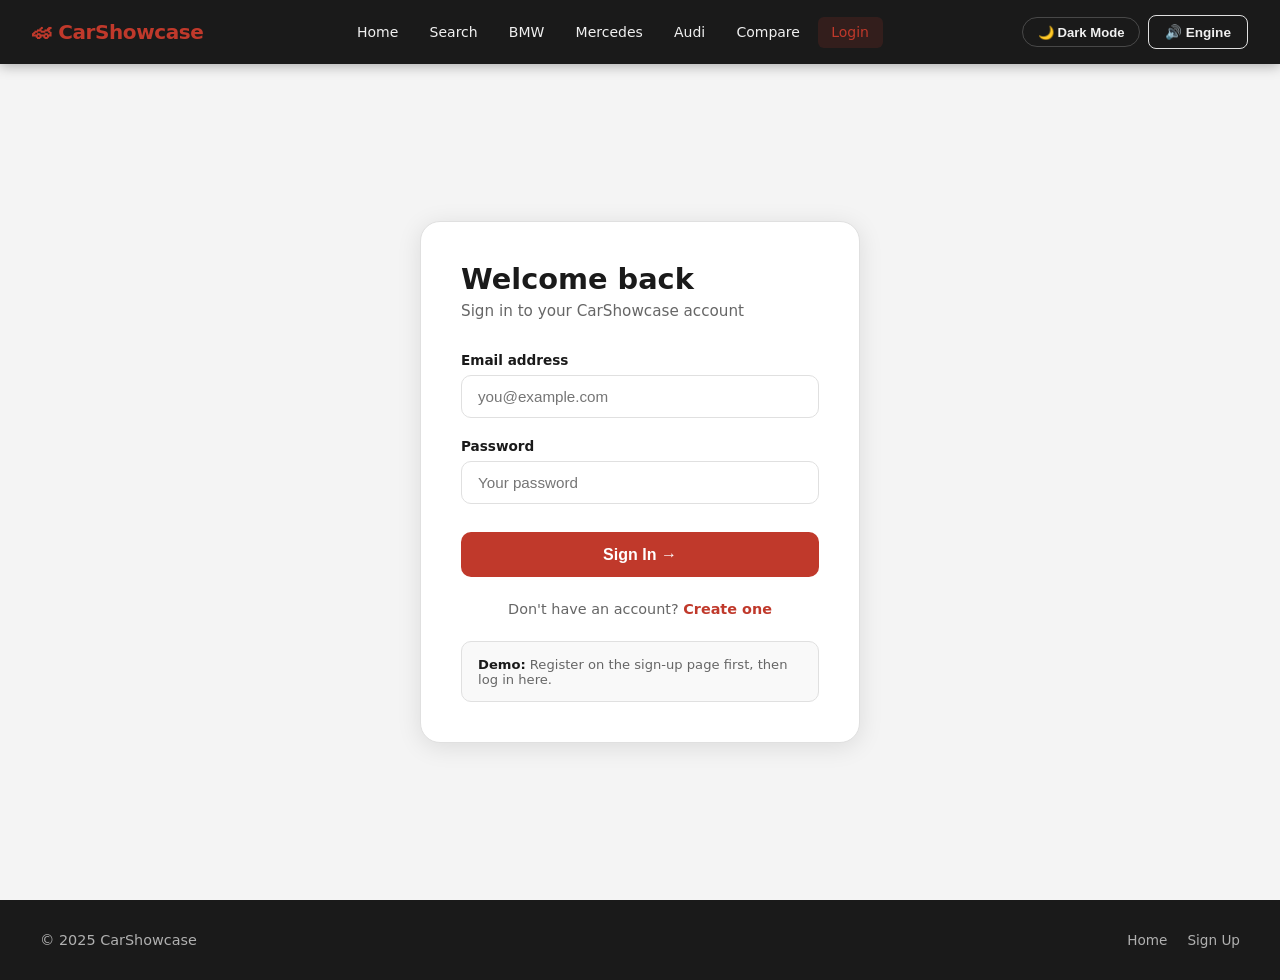
<file: login.html>
<!DOCTYPE html>
<html lang="en">
<head>
  <meta charset="UTF-8">
  <meta name="viewport" content="width=device-width, initial-scale=1.0">
  <title>CarShowcase | Login</title>
  <link rel="stylesheet" href="style.css">
</head>
<body id="body" class="light">

<nav id="navbar">
  <div class="nav-brand"><a href="index.html">🏎 CarShowcase</a></div>
  <ul class="nav-links">
    <li><a href="index.html">Home</a></li>
    <li><a href="search.html">Search</a></li>
    <li><a href="bmw.html">BMW</a></li>
    <li><a href="mercedes.html">Mercedes</a></li>
    <li><a href="audi.html">Audi</a></li>
    <li><a href="comparison.html">Compare</a></li>
    <li id="auth-nav-item"><a href="login.html">Login</a></li>
  </ul>
  <div class="nav-actions">
    <button class="theme-toggle" id="theme-btn" onclick="toggleTheme()">🌙 Dark Mode</button>
    <button class="btn-icon audio-btn" id="sound-btn" onclick="playEngineSound()">🔊 Engine</button>
  </div>
</nav>

<div id="page-wrapper">
<main>

  <section class="auth-page">
    <div class="auth-card">
      <h2>Welcome back</h2>
      <p class="auth-subtitle">Sign in to your CarShowcase account</p>

      <!--
        IMPORTANT: No HTML5 validation attributes used.
        - No  required  attribute on any input
        - No  type="email"  — inputs use  type="text"
        - All validation handled by custom JavaScript (handleLogin in script.js)
      -->
      <form id="login-form" novalidate>

        <div class="form-group">
          <label for="login-email">Email address</label>
          <!-- type="text" intentional — custom regex validation in JS -->
          <input type="text" id="login-email" placeholder="you@example.com" autocomplete="email">
          <div class="error-msg" id="err-login-email"></div>
        </div>

        <div class="form-group">
          <label for="login-password">Password</label>
          <input type="password" id="login-password" placeholder="Your password" autocomplete="current-password">
          <div class="error-msg" id="err-login-pw"></div>
        </div>

        <button type="submit" class="form-submit">Sign In →</button>
      </form>

      <p class="auth-switch">
        Don't have an account? <a href="signup.html">Create one</a>
      </p>

      <!-- Demo hint -->
      <div style="margin-top:1.5rem;padding:0.9rem 1rem;background:var(--surface2);border-radius:10px;font-size:0.82rem;color:var(--text-muted);border:1px solid var(--border)">
        <strong style="color:var(--text)">Demo:</strong> Register on the sign-up page first, then log in here.
      </div>
    </div>
  </section>

</main>
<footer>
  <div class="footer-inner">
    <p>&copy; 2025 CarShowcase</p>
    <nav class="footer-links">
      <a href="index.html">Home</a>
      <a href="signup.html">Sign Up</a>
    </nav>
  </div>
</footer>
</div>

<script src="script.js"></script>
</body>
</html>
</file>
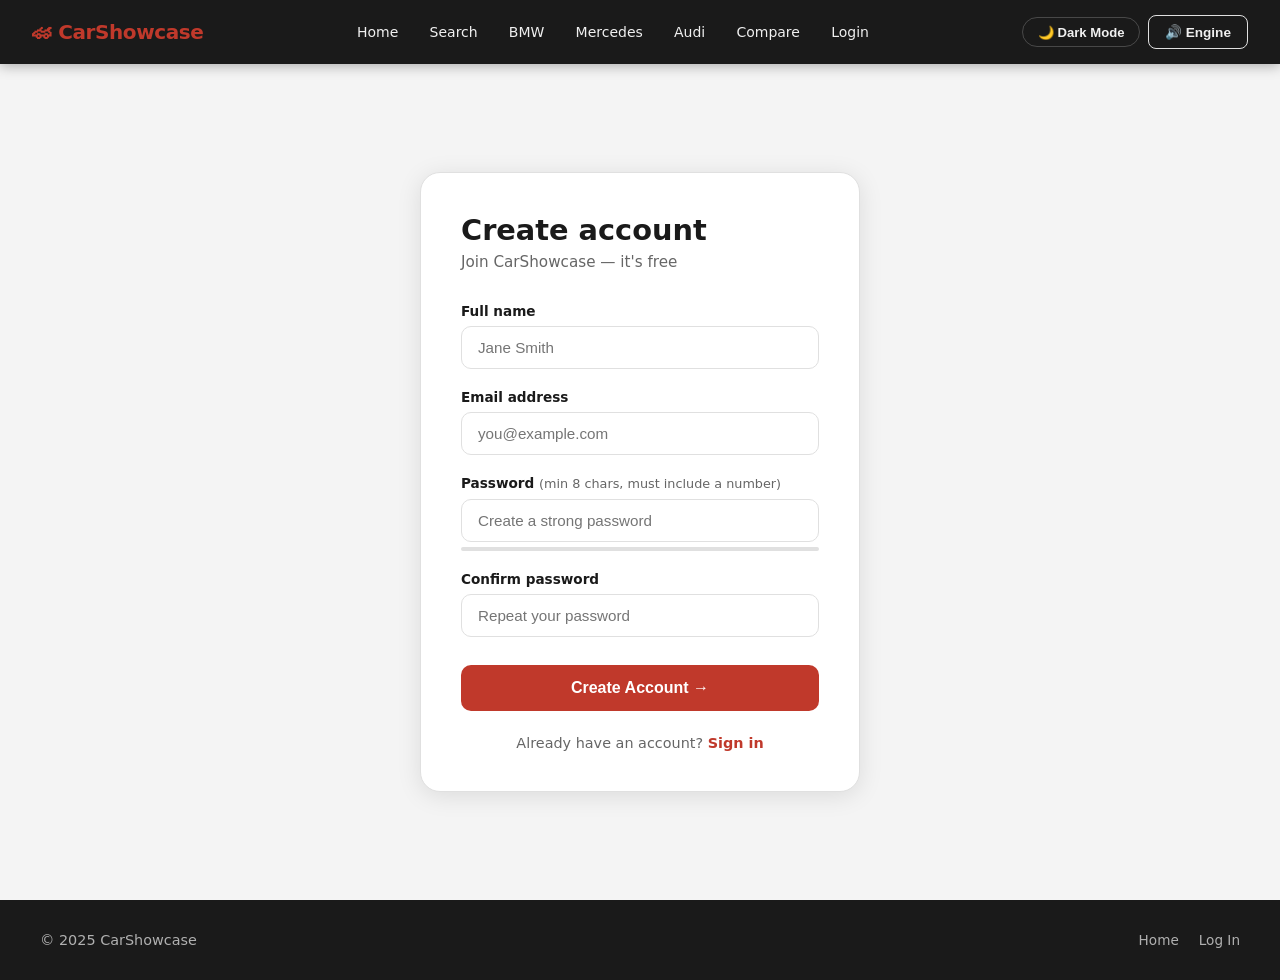
<file: signup.html>
<!DOCTYPE html>
<html lang="en">
<head>
  <meta charset="UTF-8">
  <meta name="viewport" content="width=device-width, initial-scale=1.0">
  <title>CarShowcase | Sign Up</title>
  <link rel="stylesheet" href="style.css">
</head>
<body id="body" class="light">

<nav id="navbar">
  <div class="nav-brand"><a href="index.html">🏎 CarShowcase</a></div>
  <ul class="nav-links">
    <li><a href="index.html">Home</a></li>
    <li><a href="search.html">Search</a></li>
    <li><a href="bmw.html">BMW</a></li>
    <li><a href="mercedes.html">Mercedes</a></li>
    <li><a href="audi.html">Audi</a></li>
    <li><a href="comparison.html">Compare</a></li>
    <li id="auth-nav-item"><a href="login.html">Login</a></li>
  </ul>
  <div class="nav-actions">
    <button class="theme-toggle" id="theme-btn" onclick="toggleTheme()">🌙 Dark Mode</button>
    <button class="btn-icon audio-btn" id="sound-btn" onclick="playEngineSound()">🔊 Engine</button>
  </div>
</nav>

<div id="page-wrapper">
<main>

  <section class="auth-page">
    <div class="auth-card">
      <h2>Create account</h2>
      <p class="auth-subtitle">Join CarShowcase — it's free</p>

      <div class="success-msg" id="signup-success">
        ✅ Account created successfully! Redirecting to login…
      </div>

      <!--
        ALL validation is custom JavaScript — see handleSignup() in script.js
        Rules enforced:
          Name     : min 2 characters
          Email    : custom regex /^[a-zA-Z0-9._%+-]+@[a-zA-Z0-9.-]+\.[a-zA-Z]{2,}$/
          Password : min 8 chars AND must contain at least one number
          Confirm  : must match password
        No `required` attribute. No `type="email"`.
      -->
      <form id="signup-form" novalidate>

        <div class="form-group">
          <label for="signup-name">Full name</label>
          <input type="text" id="signup-name" placeholder="Jane Smith" autocomplete="name">
          <div class="error-msg" id="err-name"></div>
        </div>

        <div class="form-group">
          <label for="signup-email">Email address</label>
          <!-- type="text" intentional — validated via regex in JS -->
          <input type="text" id="signup-email" placeholder="you@example.com" autocomplete="email">
          <div class="error-msg" id="err-email"></div>
        </div>

        <div class="form-group">
          <label for="signup-password">
            Password
            <span style="font-weight:400;color:var(--text-muted);font-size:0.8rem">(min 8 chars, must include a number)</span>
          </label>
          <input type="password" id="signup-password" placeholder="Create a strong password" autocomplete="new-password">
          <!-- Live strength indicator -->
          <div class="pw-strength">
            <div class="pw-strength-bar" id="pw-strength-bar"></div>
          </div>
          <div class="error-msg" id="err-password"></div>
        </div>

        <div class="form-group">
          <label for="signup-confirm">Confirm password</label>
          <input type="password" id="signup-confirm" placeholder="Repeat your password" autocomplete="new-password">
          <div class="error-msg" id="err-confirm"></div>
        </div>

        <button type="submit" class="form-submit">Create Account →</button>
      </form>

      <p class="auth-switch">
        Already have an account? <a href="login.html">Sign in</a>
      </p>
    </div>
  </section>

</main>
<footer>
  <div class="footer-inner">
    <p>&copy; 2025 CarShowcase</p>
    <nav class="footer-links">
      <a href="index.html">Home</a>
      <a href="login.html">Log In</a>
    </nav>
  </div>
</footer>
</div>

<script src="script.js"></script>
</body>
</html>
</file>
<file: style.css>
/* ============================================================
   CAR SHOWCASE — MASTER STYLESHEET
   Light Theme : Flexbox top nav
   Dark Theme  : CSS Grid side nav
   ============================================================ */

/* ── Reset ─────────────────────────────────────────────────── */
*, *::before, *::after { box-sizing: border-box; margin: 0; padding: 0; }
html { scroll-behavior: smooth; }
img { max-width: 100%; display: block; }
a  { text-decoration: none; }
ul { list-style: none; }

/* ── CSS Custom Properties ──────────────────────────────────── */
body.light {
  --bg:           #f4f4f4;
  --surface:      #ffffff;
  --surface2:     #f9f9f9;
  --text:         #1a1a1a;
  --text-muted:   #666666;
  --accent:       #c0392b;
  --accent-dark:  #96281b;
  --nav-bg:       #1a1a1a;
  --nav-text:     #f0f0f0;
  --nav-hover:    #c0392b;
  --border:       #e0e0e0;
  --shadow:       0 4px 24px rgba(0,0,0,0.10);
  --shadow-hover: 0 8px 40px rgba(0,0,0,0.18);
  --input-bg:     #ffffff;
  --badge-bg:     #fff3f3;
  --badge-text:   #c0392b;
}

body.dark {
  --bg:           #0d0d0f;
  --surface:      #18181b;
  --surface2:     #1f1f24;
  --text:         #ececec;
  --text-muted:   #888888;
  --accent:       #e74c3c;
  --accent-dark:  #c0392b;
  --nav-bg:       #111114;
  --nav-text:     #ececec;
  --nav-hover:    #e74c3c;
  --border:       #2a2a30;
  --shadow:       0 4px 24px rgba(0,0,0,0.40);
  --shadow-hover: 0 8px 40px rgba(0,0,0,0.60);
  --input-bg:     #1f1f24;
  --badge-bg:     #2a1a1a;
  --badge-text:   #e74c3c;
}

/* ── Base Body Styles ───────────────────────────────────────── */
body {
  font-family: 'Segoe UI', system-ui, -apple-system, sans-serif;
  background: var(--bg);
  color: var(--text);
  transition: background 0.35s ease, color 0.35s ease;
  min-height: 100vh;
}

/* ═══════════════════════════════════════════════════════════
   LIGHT THEME LAYOUT — Flexbox top navigation
   ═══════════════════════════════════════════════════════════ */
body.light {
  display: block;
}

body.light #navbar {
  display: flex;
  flex-direction: row;
  align-items: center;
  justify-content: space-between;
  gap: 1rem;
  position: sticky;
  top: 0;
  z-index: 1000;
  padding: 0 2rem;
  height: 64px;
  background: var(--nav-bg);
  box-shadow: 0 2px 12px rgba(0,0,0,0.3);
}

body.light .nav-links {
  display: flex;
  flex-direction: row;
  gap: 0.25rem;
  align-items: center;
}

body.light .nav-links li a {
  padding: 0.45rem 0.85rem;
  border-radius: 6px;
  font-size: 0.875rem;
}

body.light .nav-actions {
  display: flex;
  flex-direction: row;
  align-items: center;
  gap: 0.5rem;
}

body.light #page-wrapper {
  display: block;
}

body.light main {
  width: 100%;
}

/* ═══════════════════════════════════════════════════════════
   DARK THEME LAYOUT — CSS Grid side navigation
   ═══════════════════════════════════════════════════════════ */
body.dark {
  display: grid;
  grid-template-columns: 240px 1fr;
  grid-template-rows: 1fr;
  min-height: 100vh;
}

body.dark #navbar {
  grid-column: 1;
  grid-row: 1;
  display: grid;
  grid-template-rows: auto 1fr auto;
  position: sticky;
  top: 0;
  height: 100vh;
  background: var(--nav-bg);
  padding: 1.5rem 0;
  overflow-y: auto;
  box-shadow: 2px 0 12px rgba(0,0,0,0.4);
  z-index: 1000;
}

body.dark .nav-links {
  display: grid;
  grid-template-rows: repeat(auto-fit, 48px);
  align-content: start;
  gap: 0.25rem;
  padding: 1rem 0;
}

body.dark .nav-links li a {
  display: flex;
  align-items: center;
  padding: 0.75rem 1.5rem;
  font-size: 0.9rem;
  border-left: 3px solid transparent;
}

body.dark .nav-links li a:hover,
body.dark .nav-links li a.active {
  border-left-color: var(--accent);
  background: rgba(231, 76, 60, 0.12);
}

body.dark .nav-actions {
  display: grid;
  gap: 0.5rem;
  padding: 1rem 1.5rem;
  border-top: 1px solid var(--border);
}

body.dark .nav-actions .btn-icon {
  width: 100%;
  justify-content: center;
  gap: 0.5rem;
}

body.dark #page-wrapper {
  grid-column: 2;
  grid-row: 1;
  display: grid;
  grid-template-rows: 1fr auto;
  min-height: 100vh;
}

body.dark main {
  grid-row: 1;
}

body.dark footer {
  grid-row: 2;
}

/* ── Shared Nav Styles ──────────────────────────────────────── */
.nav-brand a {
  font-size: 1.25rem;
  font-weight: 700;
  color: var(--accent);
  letter-spacing: -0.02em;
  white-space: nowrap;
}

body.dark .nav-brand {
  padding: 0 1.5rem 1rem;
  border-bottom: 1px solid var(--border);
}

.nav-links li a {
  color: var(--nav-text);
  transition: color 0.2s, background 0.2s;
  font-weight: 500;
}

body.light .nav-links li a:hover,
body.light .nav-links li a.active {
  color: var(--accent);
  background: rgba(192, 57, 43, 0.15);
}

/* ── Buttons ────────────────────────────────────────────────── */
.btn {
  display: inline-flex;
  align-items: center;
  gap: 0.4rem;
  padding: 0.6rem 1.4rem;
  border-radius: 8px;
  font-size: 0.9rem;
  font-weight: 600;
  cursor: pointer;
  border: none;
  transition: all 0.2s ease;
  text-decoration: none;
}

.btn-primary {
  background: var(--accent);
  color: #fff;
}
.btn-primary:hover { background: var(--accent-dark); transform: translateY(-2px); }

.btn-secondary {
  background: transparent;
  color: #fff;
  border: 2px solid rgba(255,255,255,0.7);
}
.btn-secondary:hover { background: rgba(255,255,255,0.15); transform: translateY(-2px); }

.btn-outline {
  background: transparent;
  color: var(--accent);
  border: 2px solid var(--accent);
}
.btn-outline:hover { background: var(--accent); color: #fff; transform: translateY(-2px); }

.btn-danger {
  background: #e74c3c;
  color: #fff;
}
.btn-danger:hover { background: #c0392b; }

.btn-icon {
  display: inline-flex;
  align-items: center;
  gap: 0.4rem;
  padding: 0.5rem 1rem;
  border-radius: 8px;
  font-size: 0.85rem;
  font-weight: 600;
  cursor: pointer;
  border: 1px solid var(--border);
  background: transparent;
  color: var(--nav-text);
  transition: all 0.2s;
}
.btn-icon:hover { background: rgba(255,255,255,0.08); }

/* ── Hero Section ───────────────────────────────────────────── */
.hero {
  position: relative;
  height: 100vh;
  min-height: 560px;
  overflow: hidden;
  display: flex;
  align-items: center;
  justify-content: center;
}

#hero-video {
  position: absolute;
  inset: 0;
  width: 100%;
  height: 100%;
  object-fit: cover;
  z-index: 0;
}

.hero-overlay {
  position: absolute;
  inset: 0;
  background: linear-gradient(135deg, rgba(0,0,0,0.75) 0%, rgba(0,0,0,0.4) 100%);
  z-index: 1;
  display: flex;
  align-items: center;
  justify-content: center;
  text-align: center;
}

.hero-content {
  color: #fff;
  max-width: 640px;
  padding: 2rem;
}

.hero-content h1 {
  font-size: clamp(2.5rem, 6vw, 4.5rem);
  font-weight: 800;
  letter-spacing: -0.03em;
  margin-bottom: 1rem;
  text-shadow: 0 2px 20px rgba(0,0,0,0.5);
}

.hero-content p {
  font-size: 1.25rem;
  margin-bottom: 2rem;
  opacity: 0.85;
}

.hero-buttons {
  display: flex;
  gap: 1rem;
  justify-content: center;
  flex-wrap: wrap;
}

/* ── Section Titles ─────────────────────────────────────────── */
.section {
  padding: 5rem 2rem;
}

.section-header {
  text-align: center;
  margin-bottom: 3rem;
}

.section-header h2 {
  font-size: 2.2rem;
  font-weight: 800;
  letter-spacing: -0.03em;
  color: var(--text);
  margin-bottom: 0.5rem;
}

.section-header p {
  color: var(--text-muted);
  font-size: 1.05rem;
}

.accent-line {
  width: 52px;
  height: 4px;
  background: var(--accent);
  border-radius: 2px;
  margin: 0.75rem auto 0;
}

/* ── Car / Brand Cards ──────────────────────────────────────── */
.cards-grid {
  display: grid;
  grid-template-columns: repeat(auto-fit, minmax(300px, 1fr));
  gap: 1.75rem;
  max-width: 1200px;
  margin: 0 auto;
}

.car-card {
  background: var(--surface);
  border-radius: 16px;
  overflow: hidden;
  box-shadow: var(--shadow);
  border: 1px solid var(--border);
  /* CSS Transform + Transition */
  transition: transform 0.3s ease, box-shadow 0.3s ease;
}

.car-card:hover {
  transform: translateY(-8px) scale(1.02);
  box-shadow: var(--shadow-hover);
}

.car-card img {
  width: 100%;
  height: 220px;
  object-fit: cover;
  transition: transform 0.4s ease;
}

.car-card:hover img {
  transform: scale(1.06);
}

.car-card-body {
  padding: 1.5rem;
}

.car-badge {
  display: inline-block;
  padding: 0.25rem 0.75rem;
  border-radius: 20px;
  font-size: 0.75rem;
  font-weight: 700;
  text-transform: uppercase;
  letter-spacing: 0.06em;
  background: var(--badge-bg);
  color: var(--badge-text);
  margin-bottom: 0.75rem;
}

.car-card-body h3 {
  font-size: 1.3rem;
  font-weight: 700;
  margin-bottom: 0.35rem;
  color: var(--text);
}

.car-card-body .car-desc {
  color: var(--text-muted);
  font-size: 0.9rem;
  margin-bottom: 1rem;
  line-height: 1.5;
}

.car-price {
  font-size: 1.5rem;
  font-weight: 800;
  color: var(--accent);
  margin-bottom: 1rem;
}

.car-specs-mini {
  display: flex;
  gap: 1rem;
  font-size: 0.8rem;
  color: var(--text-muted);
  margin-bottom: 1rem;
  flex-wrap: wrap;
}

.car-specs-mini span::before {
  content: '• ';
  color: var(--accent);
}

/* ── Stats Section ──────────────────────────────────────────── */
.stats-section {
  background: var(--accent);
  padding: 4rem 2rem;
  display: flex;
  justify-content: center;
  gap: 4rem;
  flex-wrap: wrap;
}

.stat-item {
  text-align: center;
  color: #fff;
}

.stat-number {
  display: block;
  font-size: 3rem;
  font-weight: 800;
  line-height: 1;
}

.stat-label {
  display: block;
  font-size: 0.9rem;
  opacity: 0.85;
  margin-top: 0.35rem;
  text-transform: uppercase;
  letter-spacing: 0.08em;
}

/* ── Forms (Login / Sign-up) ────────────────────────────────── */
.auth-page {
  min-height: calc(100vh - 64px);
  display: flex;
  align-items: center;
  justify-content: center;
  padding: 3rem 1rem;
  background: var(--bg);
}

.auth-card {
  background: var(--surface);
  border: 1px solid var(--border);
  border-radius: 20px;
  padding: 2.5rem;
  width: 100%;
  max-width: 440px;
  box-shadow: var(--shadow);
}

.auth-card h2 {
  font-size: 1.8rem;
  font-weight: 800;
  margin-bottom: 0.35rem;
  color: var(--text);
}

.auth-card .auth-subtitle {
  color: var(--text-muted);
  margin-bottom: 2rem;
  font-size: 0.95rem;
}

.form-group {
  margin-bottom: 1.25rem;
}

.form-group label {
  display: block;
  font-size: 0.85rem;
  font-weight: 600;
  color: var(--text);
  margin-bottom: 0.45rem;
}

.form-group input,
.form-group select {
  width: 100%;
  padding: 0.75rem 1rem;
  border-radius: 10px;
  border: 1.5px solid var(--border);
  background: var(--input-bg);
  color: var(--text);
  font-size: 0.95rem;
  transition: border-color 0.2s, box-shadow 0.2s;
  outline: none;
}

.form-group input:focus,
.form-group select:focus {
  border-color: var(--accent);
  box-shadow: 0 0 0 3px rgba(192,57,43,0.12);
}

.form-group input.error {
  border-color: #e74c3c;
}

.error-msg {
  color: #e74c3c;
  font-size: 0.8rem;
  margin-top: 0.35rem;
  display: none;
  font-weight: 500;
}

.error-msg.show { display: block; }

.success-msg {
  color: #27ae60;
  font-size: 0.85rem;
  background: rgba(39,174,96,0.1);
  border: 1px solid rgba(39,174,96,0.3);
  border-radius: 8px;
  padding: 0.75rem 1rem;
  margin-bottom: 1rem;
  display: none;
}

.success-msg.show { display: block; }

.form-submit {
  width: 100%;
  padding: 0.85rem;
  font-size: 1rem;
  font-weight: 700;
  background: var(--accent);
  color: #fff;
  border: none;
  border-radius: 10px;
  cursor: pointer;
  transition: background 0.2s, transform 0.15s;
  margin-top: 0.5rem;
}

.form-submit:hover {
  background: var(--accent-dark);
  transform: translateY(-1px);
}

.auth-switch {
  text-align: center;
  margin-top: 1.5rem;
  font-size: 0.9rem;
  color: var(--text-muted);
}

.auth-switch a {
  color: var(--accent);
  font-weight: 600;
}

/* Password strength indicator */
.pw-strength {
  height: 4px;
  border-radius: 2px;
  margin-top: 0.35rem;
  background: var(--border);
  overflow: hidden;
}

.pw-strength-bar {
  height: 100%;
  width: 0%;
  border-radius: 2px;
  transition: width 0.3s, background 0.3s;
}

/* ── Search Page ────────────────────────────────────────────── */
.search-page {
  padding: 2.5rem 2rem;
  max-width: 1200px;
  margin: 0 auto;
}

.search-page h1 {
  font-size: 2rem;
  font-weight: 800;
  margin-bottom: 2rem;
  color: var(--text);
}

.search-filters {
  background: var(--surface);
  border: 1px solid var(--border);
  border-radius: 16px;
  padding: 1.5rem;
  margin-bottom: 2.5rem;
  display: flex;
  flex-wrap: wrap;
  gap: 1rem;
  align-items: flex-end;
}

.filter-group {
  display: flex;
  flex-direction: column;
  gap: 0.4rem;
  flex: 1;
  min-width: 160px;
}

.filter-group label {
  font-size: 0.8rem;
  font-weight: 600;
  color: var(--text-muted);
  text-transform: uppercase;
  letter-spacing: 0.05em;
}

.filter-group input,
.filter-group select {
  padding: 0.6rem 0.9rem;
  border-radius: 8px;
  border: 1.5px solid var(--border);
  background: var(--input-bg);
  color: var(--text);
  font-size: 0.9rem;
  outline: none;
  transition: border-color 0.2s;
}

.filter-group input:focus,
.filter-group select:focus {
  border-color: var(--accent);
}

.search-results-count {
  font-size: 0.9rem;
  color: var(--text-muted);
  margin-bottom: 1rem;
  font-weight: 500;
}

/* ── Brand Gallery Page ─────────────────────────────────────── */
.gallery-hero {
  background: var(--nav-bg);
  padding: 4rem 2rem;
  text-align: center;
  color: #fff;
  position: relative;
  overflow: hidden;
}

.gallery-hero::before {
  content: '';
  position: absolute;
  inset: 0;
  background: radial-gradient(circle at 30% 50%, rgba(192,57,43,0.4) 0%, transparent 70%);
}

.gallery-hero h1 {
  font-size: 3rem;
  font-weight: 900;
  position: relative;
  letter-spacing: -0.04em;
}

.gallery-hero p {
  font-size: 1.1rem;
  opacity: 0.75;
  margin-top: 0.5rem;
  position: relative;
}

.gallery-section {
  padding: 4rem 2rem;
  max-width: 1200px;
  margin: 0 auto;
}

/* ── Comparison Page ────────────────────────────────────────── */
.comparison-page {
  padding: 3rem 2rem;
  max-width: 1200px;
  margin: 0 auto;
}

.comparison-page h1 {
  font-size: 2.2rem;
  font-weight: 800;
  margin-bottom: 2.5rem;
  color: var(--text);
}

/* Specs table with colspan/rowspan */
.specs-table-wrap {
  overflow-x: auto;
  border-radius: 16px;
  box-shadow: var(--shadow);
  margin-bottom: 3rem;
  border: 1px solid var(--border);
}

.specs-table {
  width: 100%;
  border-collapse: collapse;
  background: var(--surface);
  font-size: 0.9rem;
}

.specs-table th,
.specs-table td {
  padding: 0.9rem 1.2rem;
  text-align: left;
  border: 1px solid var(--border);
  vertical-align: middle;
}

.specs-table thead th {
  background: var(--accent);
  color: #fff;
  font-weight: 700;
  text-transform: uppercase;
  font-size: 0.8rem;
  letter-spacing: 0.06em;
}

.specs-table .brand-header {
  background: var(--nav-bg);
  color: #fff;
  font-weight: 800;
  font-size: 1rem;
  text-align: center;
}

.specs-table .cat-cell {
  background: var(--surface2);
  font-weight: 700;
  color: var(--accent);
  font-size: 0.8rem;
  text-transform: uppercase;
  letter-spacing: 0.05em;
}

.specs-table tbody tr:hover td {
  background: rgba(192,57,43,0.04);
}

.specs-table .winner {
  color: #27ae60;
  font-weight: 700;
}

/* Image map section */
.img-map-section {
  margin-bottom: 3.5rem;
}

.img-map-section h2 {
  font-size: 1.6rem;
  font-weight: 800;
  margin-bottom: 1rem;
  color: var(--text);
}

.img-map-wrap {
  position: relative;
  display: inline-block;
  border-radius: 16px;
  overflow: hidden;
  box-shadow: var(--shadow);
  max-width: 100%;
}

.img-map-wrap img {
  display: block;
  width: 100%;
  max-width: 760px;
}

.hotspot-tooltip {
  position: absolute;
  background: rgba(0,0,0,0.88);
  color: #fff;
  padding: 0.5rem 0.9rem;
  border-radius: 8px;
  font-size: 0.82rem;
  font-weight: 600;
  pointer-events: none;
  opacity: 0;
  transition: opacity 0.2s;
  z-index: 10;
  white-space: nowrap;
}

.hotspot-tooltip.visible { opacity: 1; }

area { cursor: pointer; }

.map-legend {
  margin-top: 1rem;
  display: flex;
  flex-wrap: wrap;
  gap: 0.75rem;
}

.map-legend-item {
  background: var(--surface);
  border: 1px solid var(--border);
  border-radius: 8px;
  padding: 0.4rem 0.85rem;
  font-size: 0.82rem;
  font-weight: 600;
  color: var(--text-muted);
  cursor: pointer;
  transition: all 0.2s;
}

.map-legend-item:hover {
  border-color: var(--accent);
  color: var(--accent);
}

/* Dealership map */
.dealership-section {
  margin-bottom: 3.5rem;
}

.dealership-section h2 {
  font-size: 1.6rem;
  font-weight: 800;
  margin-bottom: 1rem;
  color: var(--text);
}

.map-frame-wrap {
  border-radius: 16px;
  overflow: hidden;
  box-shadow: var(--shadow);
  border: 1px solid var(--border);
}

.map-frame-wrap iframe {
  display: block;
  width: 100%;
  height: 360px;
  border: none;
}

/* ── Footer ─────────────────────────────────────────────────── */
footer {
  background: var(--nav-bg);
  color: var(--nav-text);
  padding: 2rem;
  margin-top: auto;
}

.footer-inner {
  max-width: 1200px;
  margin: 0 auto;
  display: flex;
  align-items: center;
  justify-content: space-between;
  flex-wrap: wrap;
  gap: 1rem;
}

.footer-inner p {
  font-size: 0.9rem;
  opacity: 0.7;
}

.footer-links {
  display: flex;
  gap: 1.25rem;
}

.footer-links a {
  color: var(--nav-text);
  font-size: 0.85rem;
  opacity: 0.7;
  transition: opacity 0.2s;
}
.footer-links a:hover { opacity: 1; color: var(--accent); }

/* ── Page Header (inner pages) ──────────────────────────────── */
.page-header {
  background: var(--surface);
  border-bottom: 1px solid var(--border);
  padding: 2rem 2rem 1.5rem;
}

.page-header h1 {
  font-size: 2rem;
  font-weight: 800;
  color: var(--text);
  margin-bottom: 0.25rem;
}

.page-header p {
  color: var(--text-muted);
}

/* ── Notification Toast ─────────────────────────────────────── */
.toast {
  position: fixed;
  bottom: 2rem;
  right: 2rem;
  background: var(--nav-bg);
  color: #fff;
  padding: 0.9rem 1.5rem;
  border-radius: 12px;
  font-size: 0.9rem;
  font-weight: 600;
  box-shadow: 0 8px 30px rgba(0,0,0,0.3);
  z-index: 9999;
  transform: translateY(120%);
  transition: transform 0.3s ease;
  border-left: 4px solid var(--accent);
}

.toast.show { transform: translateY(0); }

/* ── Audio Indicator ────────────────────────────────────────── */
.audio-btn {
  position: relative;
}

.audio-ripple {
  position: absolute;
  inset: -4px;
  border-radius: 50%;
  border: 2px solid var(--accent);
  animation: ripple 1s ease-out infinite;
  opacity: 0;
}

@keyframes ripple {
  0%   { transform: scale(0.8); opacity: 1; }
  100% { transform: scale(1.6); opacity: 0; }
}

.audio-btn.playing .audio-ripple { display: block; }
.audio-ripple { display: none; }

/* ── Theme Toggle Button ────────────────────────────────────── */
.theme-toggle {
  display: flex;
  align-items: center;
  gap: 0.4rem;
  padding: 0.4rem 0.9rem;
  border-radius: 20px;
  border: 1.5px solid rgba(255,255,255,0.2);
  background: transparent;
  color: var(--nav-text);
  font-size: 0.82rem;
  font-weight: 600;
  cursor: pointer;
  transition: all 0.2s;
}

.theme-toggle:hover {
  border-color: var(--accent);
  color: var(--accent);
}

/* ── User Badge ─────────────────────────────────────────────── */
.user-badge {
  display: inline-flex;
  align-items: center;
  gap: 0.4rem;
  padding: 0.35rem 0.85rem;
  border-radius: 20px;
  background: rgba(192,57,43,0.2);
  color: var(--accent);
  font-size: 0.82rem;
  font-weight: 700;
}

/* ── Responsive ─────────────────────────────────────────────── */
@media (max-width: 768px) {
  body.dark {
    grid-template-columns: 1fr;
  }
  body.dark #navbar {
    position: relative;
    height: auto;
    grid-template-rows: auto;
  }
  body.dark .nav-links {
    grid-template-rows: none;
    grid-template-columns: repeat(auto-fill, minmax(120px, 1fr));
  }
  body.dark #page-wrapper {
    grid-column: 1;
  }
  .hero-content h1 { font-size: 2.4rem; }
  .stats-section { gap: 2rem; }
  .search-filters { flex-direction: column; }
}

@media (max-width: 480px) {
  .section { padding: 3rem 1rem; }
  .auth-card { padding: 1.75rem 1.25rem; }
  .comparison-page, .search-page, .gallery-section { padding: 2rem 1rem; }
}
</file>
